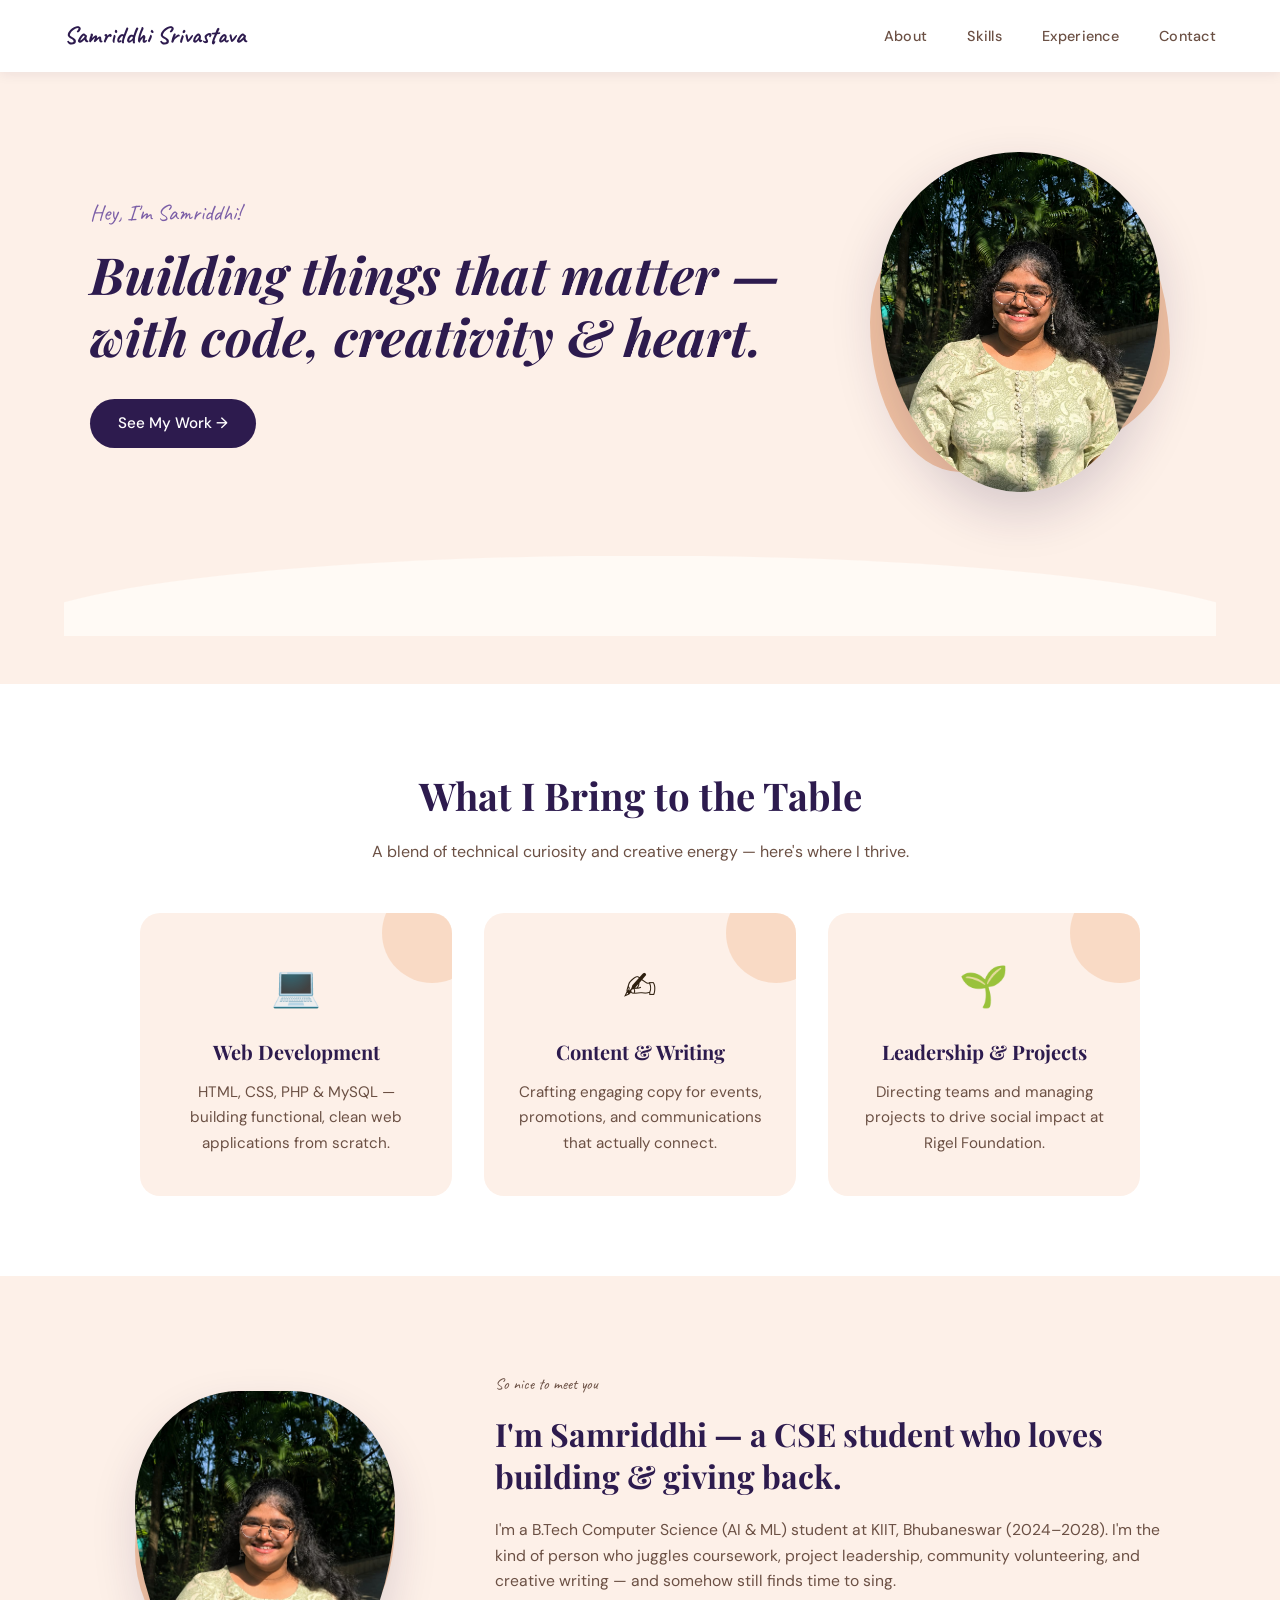
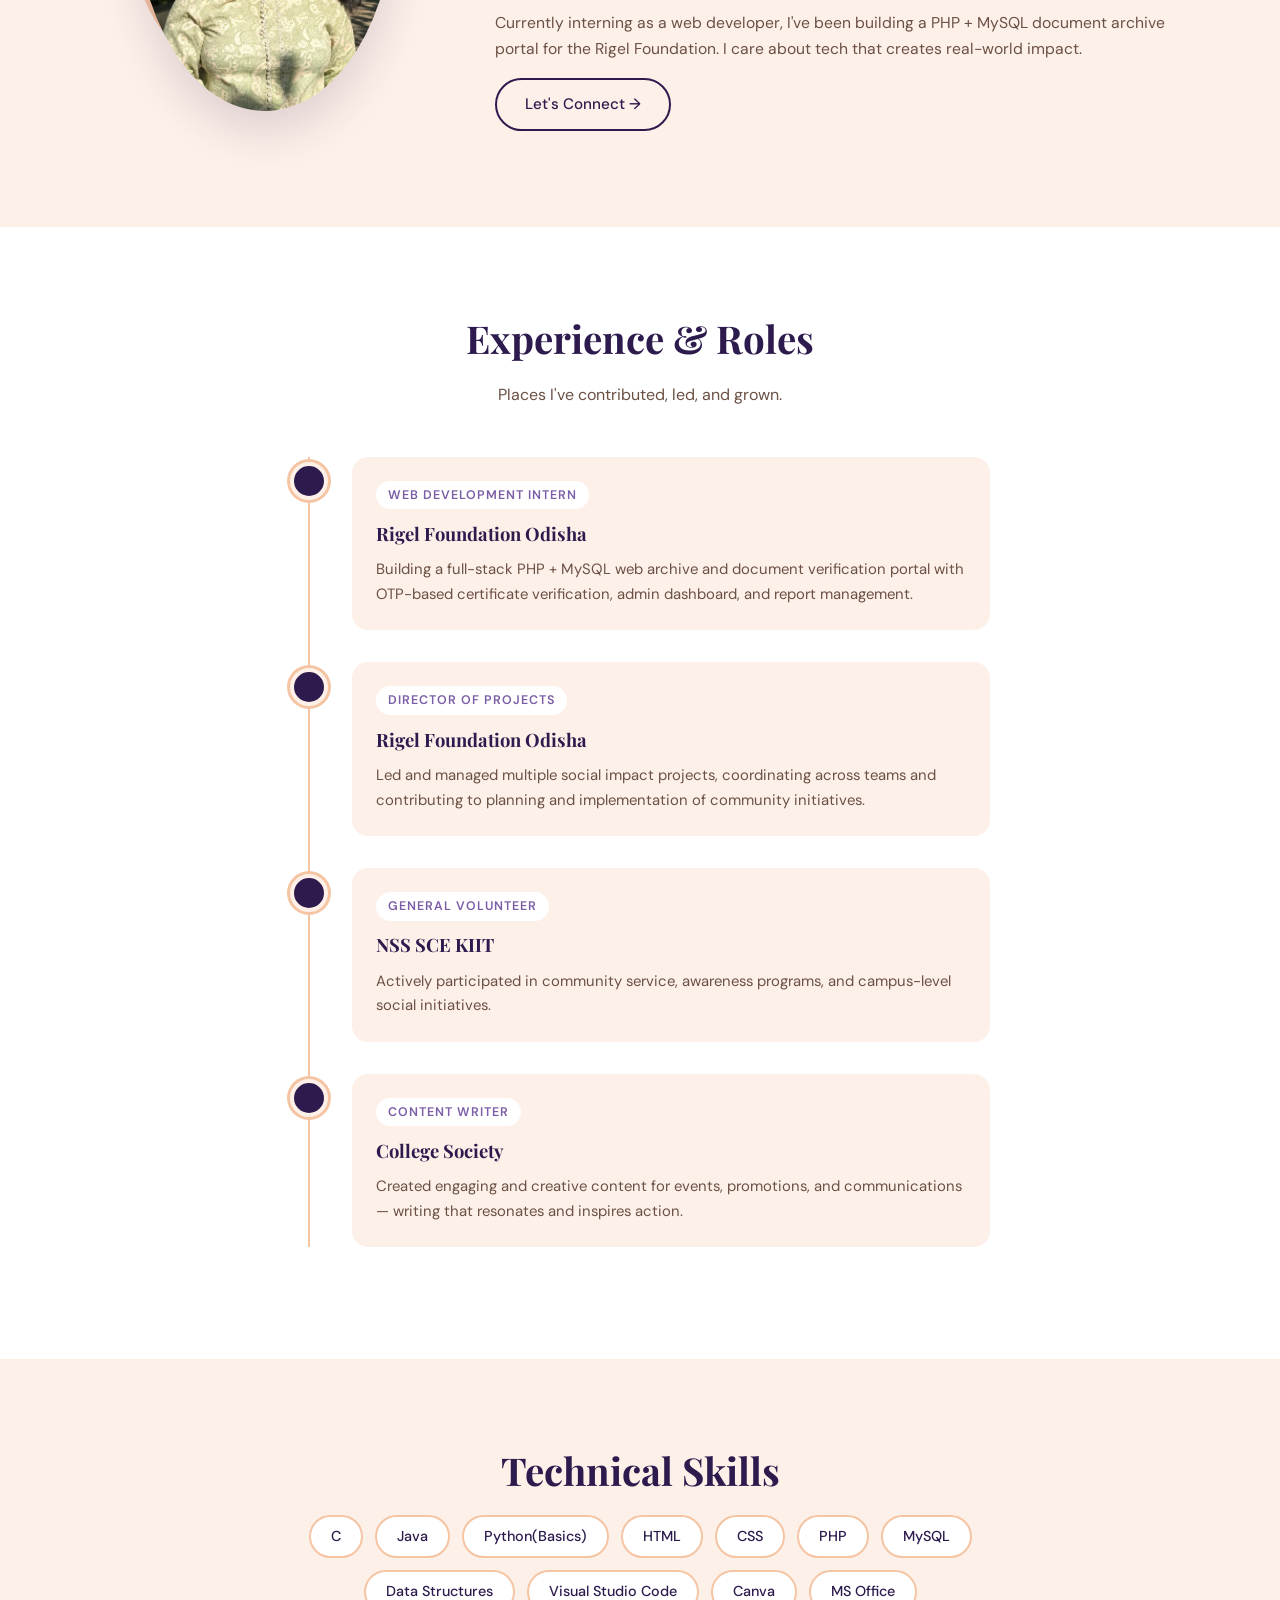
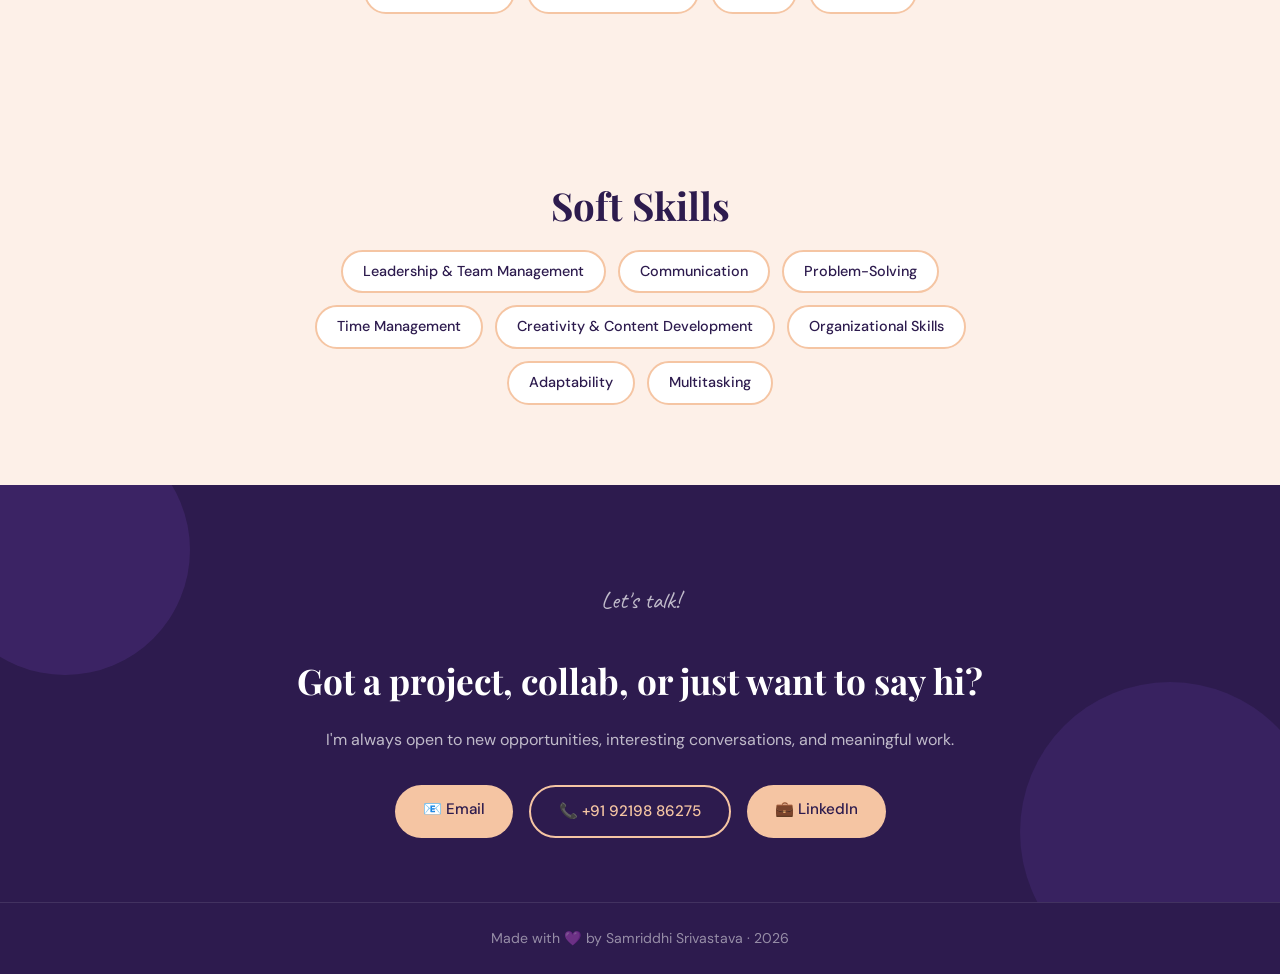
<file: index.html>
<!DOCTYPE html>
<html lang="en">
<head>
  <meta charset="UTF-8" />
  <meta name="viewport" content="width=device-width, initial-scale=1.0" />
  <title>Samriddhi Srivastava — Portfolio</title>
  <link rel="stylesheet" href="style.css" />
  <link href="https://fonts.googleapis.com/css2?family=Playfair+Display:ital,wght@0,400;0,700;1,400&family=DM+Sans:wght@300;400;500&family=Caveat:wght@500;700&display=swap" rel="stylesheet" />
</head>
<body>

  <nav class="nav">
    <div class="nav-logo">Samriddhi Srivastava</div>
    <ul class="nav-links">
      <li><a href="#about">About</a></li>
      <li><a href="#skills">Skills</a></li>
      <li><a href="#work">Experience</a></li>
      <li><a href="#contact">Contact</a></li>
    </ul>
  </nav>

  <section class="hero">
    <div class="hero-wave-top"></div>
    <div class="hero-content">
      <div class="hero-text">
        <p class="hero-eyebrow">Hey, I'm Samriddhi!</p>
        <h1 class="hero-headline">Building things that matter — with code, creativity & heart.</h1>
        <a href="#work" class="btn-primary">See My Work →</a>
      </div>
      <div class="hero-photo-wrap">
        <div class="hero-blob"></div>
        <img src="public/samriddhi.jpg" alt="Samriddhi Srivastava" class="hero-photo" />
      </div>
    </div>
    <div class="hero-wave-bottom"></div>
  </section>

  <section class="services" id="skills">
    <h2 class="section-title">What I Bring to the Table</h2>
    <p class="section-sub">A blend of technical curiosity and creative energy — here's where I thrive.</p>
    <div class="cards">
      <div class="card">
        <div class="card-icon">💻</div>
        <h3>Web Development</h3>
        <p>HTML, CSS, PHP & MySQL — building functional, clean web applications from scratch.</p>
      </div>
      <div class="card">
        <div class="card-icon">✍️</div>
        <h3>Content & Writing</h3>
        <p>Crafting engaging copy for events, promotions, and communications that actually connect.</p>
      </div>
      <div class="card">
        <div class="card-icon">🌱</div>
        <h3>Leadership & Projects</h3>
        <p>Directing teams and managing projects to drive social impact at Rigel Foundation.</p>
      </div>
    </div>
  </section>

  <section class="about" id="about">
    <div class="about-inner">
      <div class="about-img-wrap">
        <img src="public/samriddhi.jpg" alt="Samriddhi" class="about-img" />
        <div class="about-blob-deco"></div>
      </div>
      <div class="about-text">
        <p class="about-eyebrow">So nice to meet you</p>
        <h2>I'm Samriddhi — a CSE student who loves building & giving back.</h2>
        <p>I'm a B.Tech Computer Science (AI & ML) student at KIIT, Bhubaneswar (2024–2028). I'm the kind of person who juggles coursework, project leadership, community volunteering, and creative writing — and somehow still finds time to sing.</p>
        <p>Currently interning as a web developer, I've been building a PHP + MySQL document archive portal for the Rigel Foundation. I care about tech that creates real-world impact.</p>
        <a href="https://mail.google.com/mail/?view=cm&to=samridhi.sri.7@gmail.com" target="_blank" class="btn-secondary">Let's Connect →</a>
      </div>
    </div>
  </section>

  <section class="work" id="work">
    <h2 class="section-title">Experience & Roles</h2>
    <p class="section-sub">Places I've contributed, led, and grown.</p>
    <div class="timeline">

      <div class="tl-item">
        <div class="tl-dot"></div>
        <div class="tl-card">
          <span class="tl-tag">Web Development Intern</span>
          <h3>Rigel Foundation Odisha</h3>
          <p>Building a full-stack PHP + MySQL web archive and document verification portal with OTP-based certificate verification, admin dashboard, and report management.</p>
        </div>
      </div>

      <div class="tl-item">
        <div class="tl-dot"></div>
        <div class="tl-card">
          <span class="tl-tag">Director of Projects</span>
          <h3>Rigel Foundation Odisha</h3>
          <p>Led and managed multiple social impact projects, coordinating across teams and contributing to planning and implementation of community initiatives.</p>
        </div>
      </div>

      <div class="tl-item">
        <div class="tl-dot"></div>
        <div class="tl-card">
          <span class="tl-tag">General Volunteer</span>
          <h3>NSS SCE KIIT</h3>
          <p>Actively participated in community service, awareness programs, and campus-level social initiatives.</p>
        </div>
      </div>

      <div class="tl-item">
        <div class="tl-dot"></div>
        <div class="tl-card">
          <span class="tl-tag">Content Writer</span>
          <h3>College Society</h3>
          <p>Created engaging and creative content for events, promotions, and communications — writing that resonates and inspires action.</p>
        </div>
      </div>

    </div>
  </section>

  <section class="skillgrid">
    <h2 class="section-title">Technical Skills</h2>
    <div class="skill-pills">
      <span class="pill">C</span>
      <span class="pill">Java</span>
      <span class="pill">Python(Basics)</span>
      <span class="pill">HTML</span>
      <span class="pill">CSS</span>
      <span class="pill">PHP</span>
      <span class="pill">MySQL</span>
      <span class="pill">Data Structures</span>
      <span class="pill">Visual Studio Code</span>
      <span class="pill">Canva</span>
      <span class="pill">MS Office</span>
    </div>
  </section>

  <section class="skillgrid">
    <h2 class="section-title">Soft Skills</h2>
    <div class="skill-pills">
      <span class="pill">Leadership & Team Management</span>
      <span class="pill">Communication</span>
      <span class="pill">Problem-Solving</span>
      <span class="pill">Time Management</span>
      <span class="pill">Creativity & Content Development</span>
      <span class="pill">Organizational Skills</span>
      <span class="pill">Adaptability</span>
      <span class="pill">Multitasking</span>
    </div>
  </section>

  <section class="contact" id="contact">
    <div class="contact-inner">
      <p class="contact-eyebrow">Let's talk!</p>
      <h2>Got a project, collab, or just want to say hi?</h2>
      <p>I'm always open to new opportunities, interesting conversations, and meaningful work.</p>
      <div class="contact-links">
        <a href="https://mail.google.com/mail/?view=cm&to=samridhi.sri.7@gmail.com" target="_blank" class="btn-primary">📧 Email</a>
        <a href="tel:+919219886275" class="btn-secondary">📞 +91 92198 86275</a>
        <a href="https://www.linkedin.com/in/samriddhi-srivastava-b7851040a" target="_blank" class="btn-primary">💼 LinkedIn</a>
      </div>
    </div>
  </section>

  <footer class="footer">
    <p>Made with 💜 by Samriddhi Srivastava · 2026</p>
  </footer>

  <script src="script.js"></script>
</body>
</html>
</file>
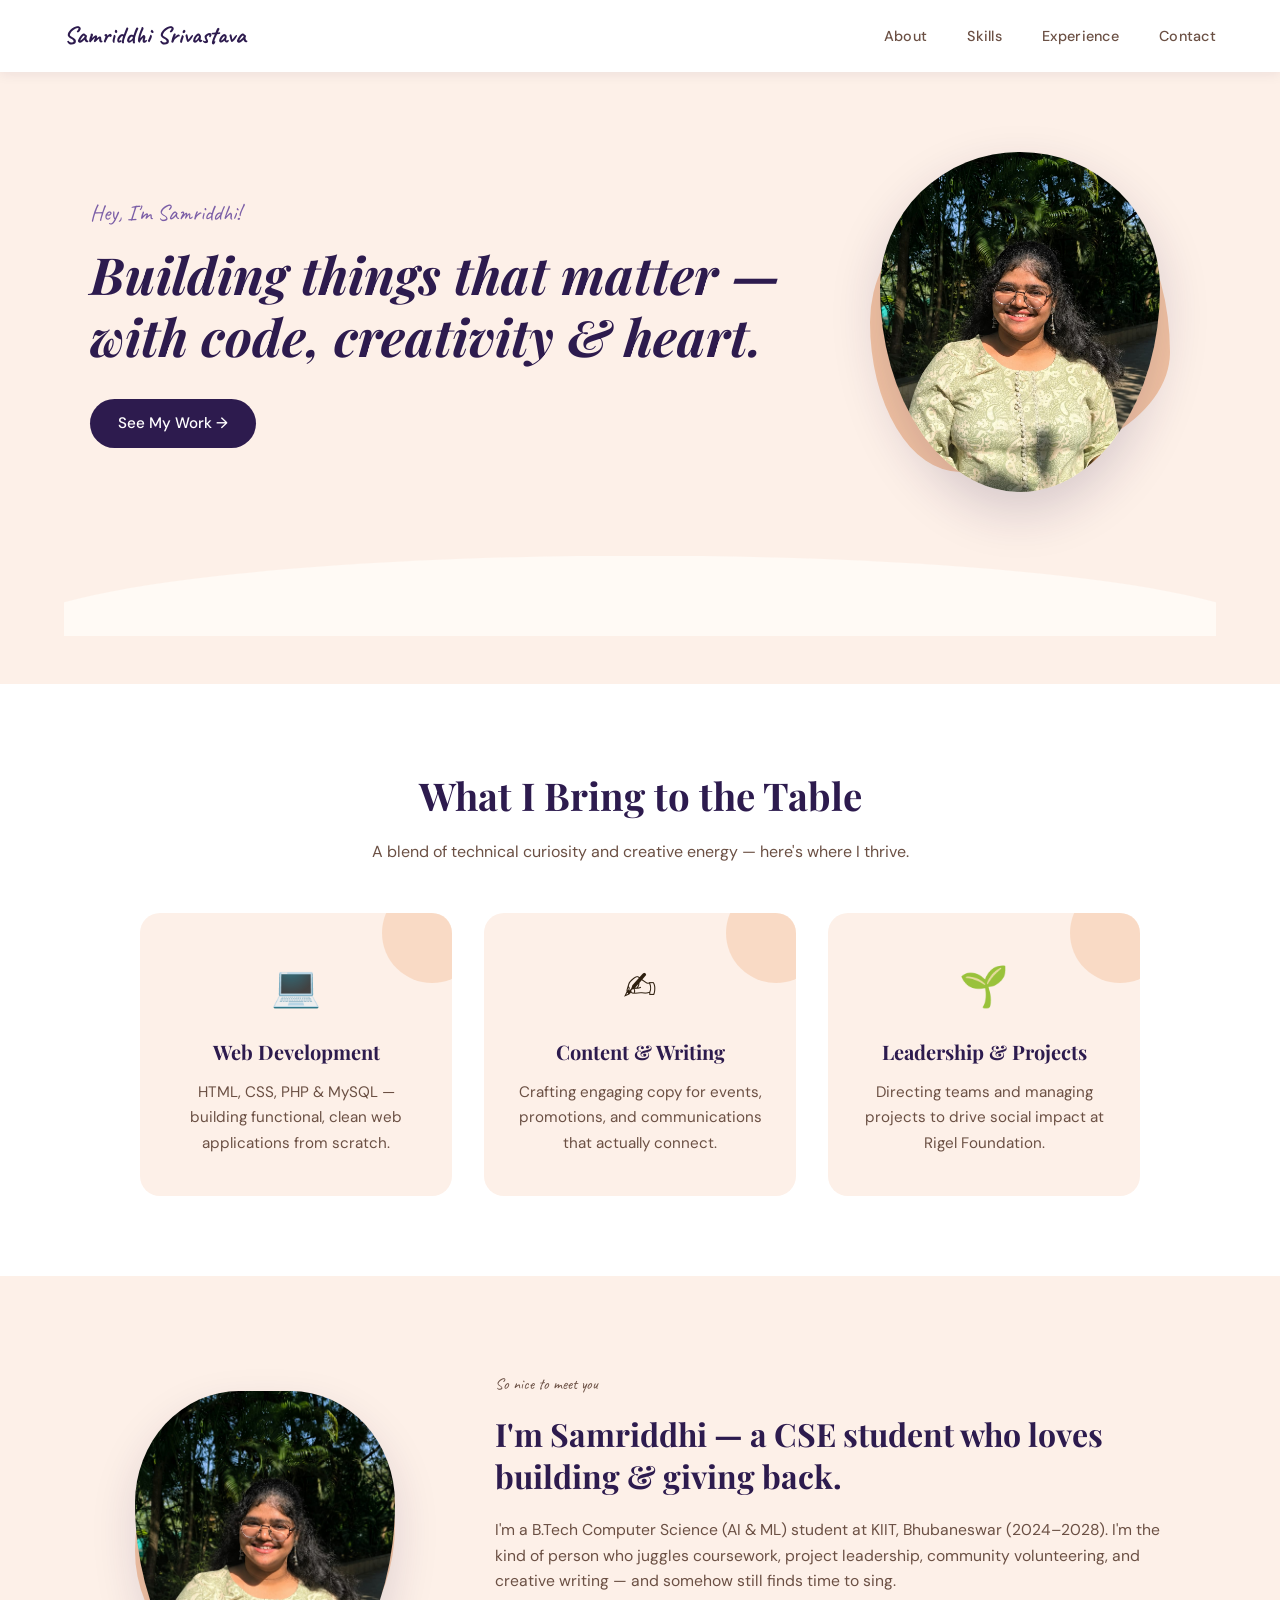
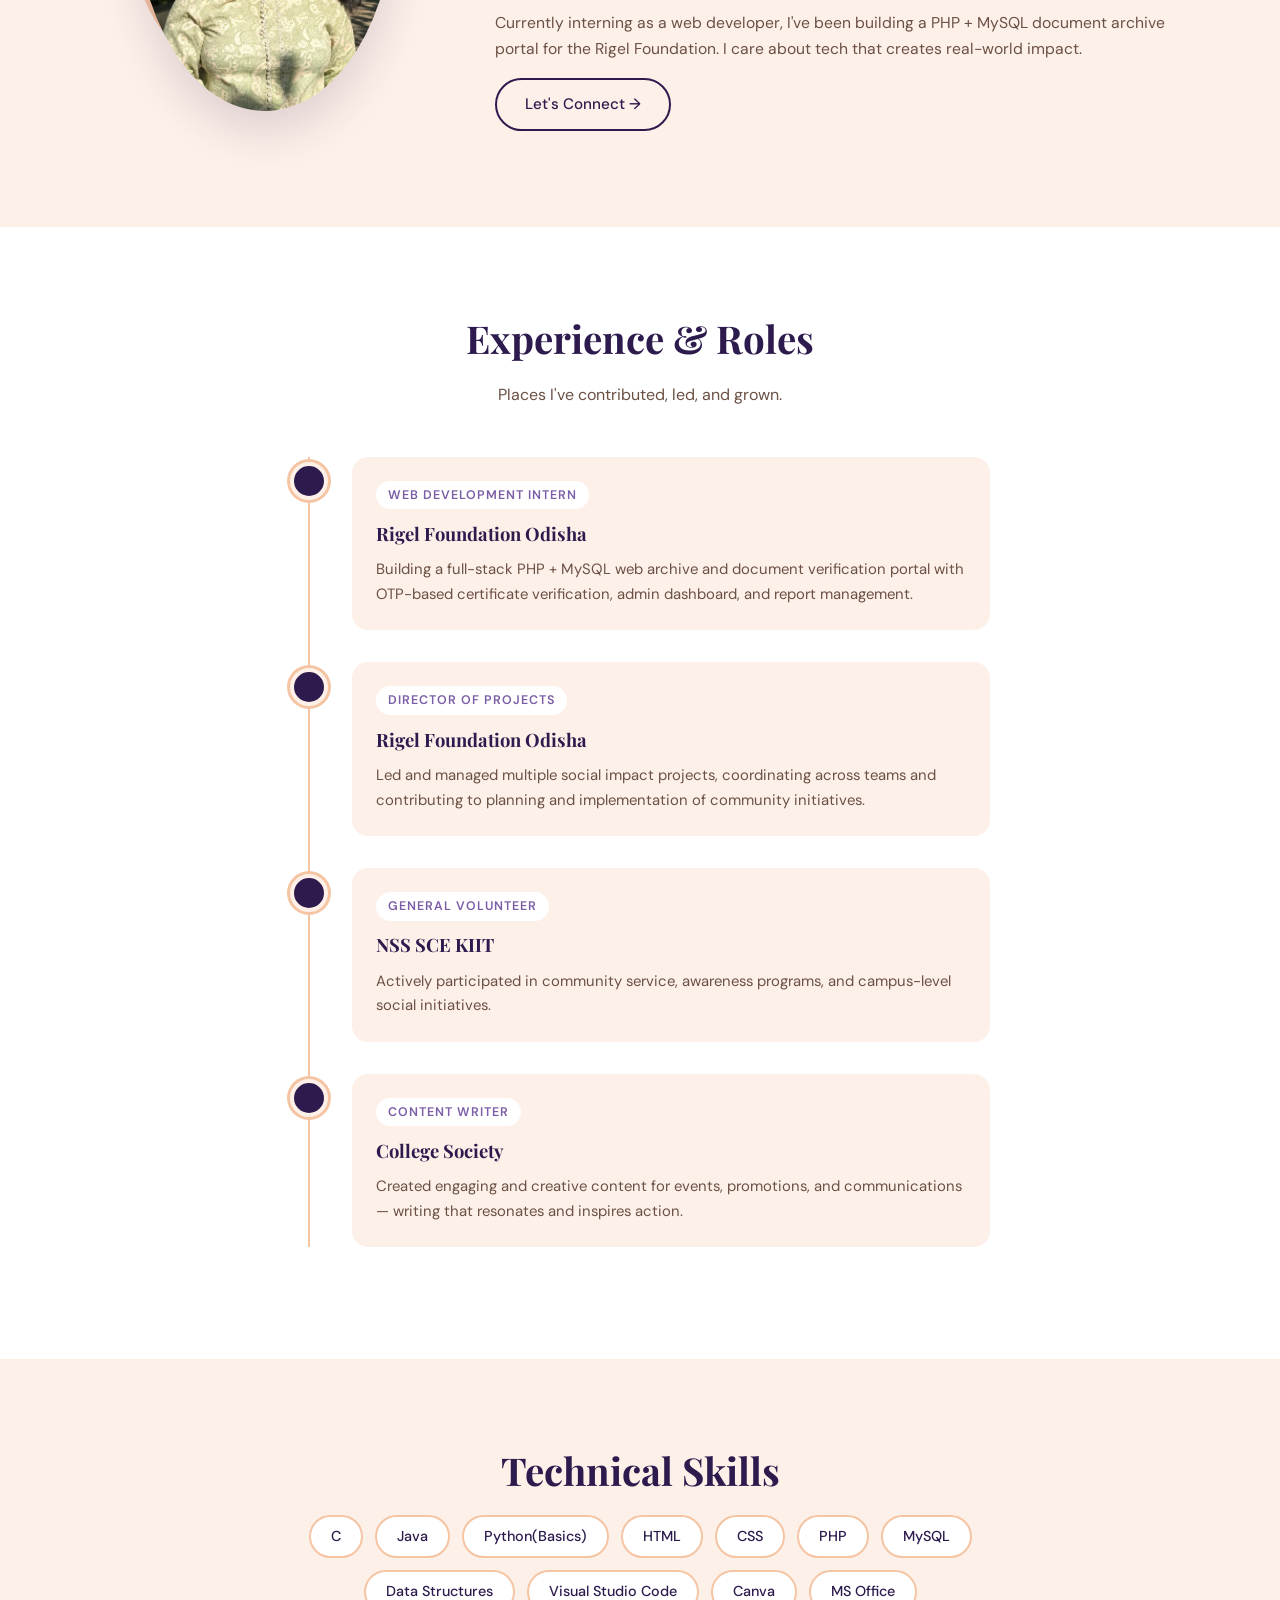
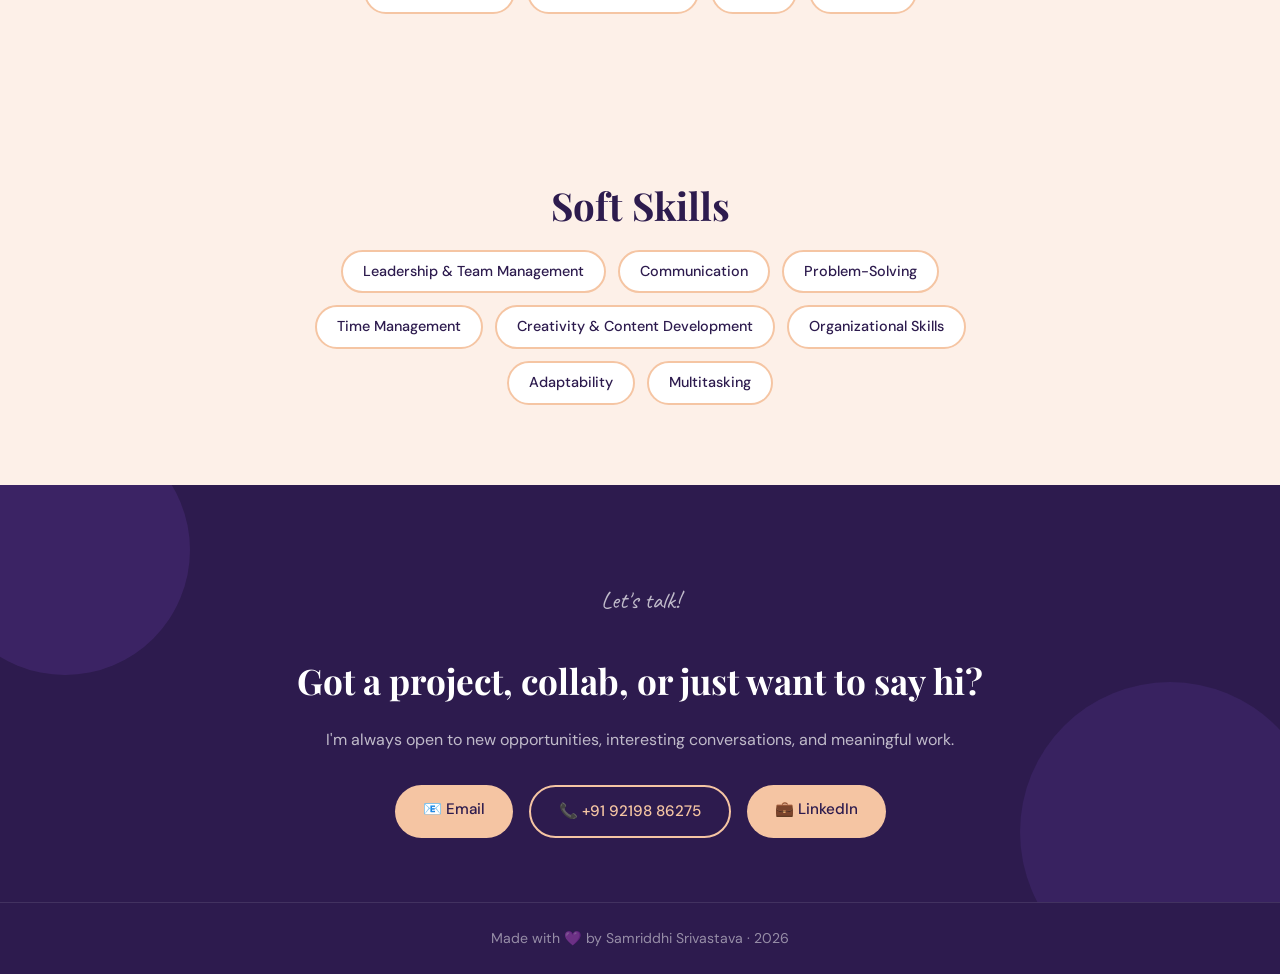
<file: public/index.html>
<!DOCTYPE html>
<html lang="en">
<head>
  <meta charset="UTF-8" />
  <meta name="viewport" content="width=device-width, initial-scale=1.0" />
  <title>Samriddhi Srivastava — Portfolio</title>
  <link rel="stylesheet" href="style.css" />
  <link href="https://fonts.googleapis.com/css2?family=Playfair+Display:ital,wght@0,400;0,700;1,400&family=DM+Sans:wght@300;400;500&family=Caveat:wght@500;700&display=swap" rel="stylesheet" />
</head>
<body>

  <nav class="nav">
    <div class="nav-logo">Samriddhi Srivastava</div>
    <ul class="nav-links">
      <li><a href="#about">About</a></li>
      <li><a href="#skills">Skills</a></li>
      <li><a href="#work">Experience</a></li>
      <li><a href="#contact">Contact</a></li>
    </ul>
  </nav>

  <section class="hero">
    <div class="hero-wave-top"></div>
    <div class="hero-content">
      <div class="hero-text">
        <p class="hero-eyebrow">Hey, I'm Samriddhi!</p>
        <h1 class="hero-headline">Building things that matter — with code, creativity & heart.</h1>
        <a href="#work" class="btn-primary">See My Work →</a>
      </div>
      <div class="hero-photo-wrap">
        <div class="hero-blob"></div>
        <img src="samriddhi.jpg" alt="Samriddhi Srivastava" class="hero-photo" />
      </div>
    </div>
    <div class="hero-wave-bottom"></div>
  </section>

  <section class="services" id="skills">
    <h2 class="section-title">What I Bring to the Table</h2>
    <p class="section-sub">A blend of technical curiosity and creative energy — here's where I thrive.</p>
    <div class="cards">
      <div class="card">
        <div class="card-icon">💻</div>
        <h3>Web Development</h3>
        <p>HTML, CSS, PHP & MySQL — building functional, clean web applications from scratch.</p>
      </div>
      <div class="card">
        <div class="card-icon">✍️</div>
        <h3>Content & Writing</h3>
        <p>Crafting engaging copy for events, promotions, and communications that actually connect.</p>
      </div>
      <div class="card">
        <div class="card-icon">🌱</div>
        <h3>Leadership & Projects</h3>
        <p>Directing teams and managing projects to drive social impact at Rigel Foundation.</p>
      </div>
    </div>
  </section>

  <section class="about" id="about">
    <div class="about-inner">
      <div class="about-img-wrap">
        <img src="samriddhi.jpg" alt="Samriddhi" class="about-img" />
        <div class="about-blob-deco"></div>
      </div>
      <div class="about-text">
        <p class="about-eyebrow">So nice to meet you</p>
        <h2>I'm Samriddhi — a CSE student who loves building & giving back.</h2>
        <p>I'm a B.Tech Computer Science (AI & ML) student at KIIT, Bhubaneswar (2024–2028). I'm the kind of person who juggles coursework, project leadership, community volunteering, and creative writing — and somehow still finds time to sing.</p>
        <p>Currently interning as a web developer, I've been building a PHP + MySQL document archive portal for the Rigel Foundation. I care about tech that creates real-world impact.</p>
        <a href="https://mail.google.com/mail/?view=cm&to=samridhi.sri.7@gmail.com" target="_blank" class="btn-secondary">Let's Connect →</a>
      </div>
    </div>
  </section>

  <section class="work" id="work">
    <h2 class="section-title">Experience & Roles</h2>
    <p class="section-sub">Places I've contributed, led, and grown.</p>
    <div class="timeline">

      <div class="tl-item">
        <div class="tl-dot"></div>
        <div class="tl-card">
          <span class="tl-tag">Web Development Intern</span>
          <h3>Rigel Foundation Odisha</h3>
          <p>Building a full-stack PHP + MySQL web archive and document verification portal with OTP-based certificate verification, admin dashboard, and report management.</p>
        </div>
      </div>

      <div class="tl-item">
        <div class="tl-dot"></div>
        <div class="tl-card">
          <span class="tl-tag">Director of Projects</span>
          <h3>Rigel Foundation Odisha</h3>
          <p>Led and managed multiple social impact projects, coordinating across teams and contributing to planning and implementation of community initiatives.</p>
        </div>
      </div>

      <div class="tl-item">
        <div class="tl-dot"></div>
        <div class="tl-card">
          <span class="tl-tag">General Volunteer</span>
          <h3>NSS SCE KIIT</h3>
          <p>Actively participated in community service, awareness programs, and campus-level social initiatives.</p>
        </div>
      </div>

      <div class="tl-item">
        <div class="tl-dot"></div>
        <div class="tl-card">
          <span class="tl-tag">Content Writer</span>
          <h3>College Society</h3>
          <p>Created engaging and creative content for events, promotions, and communications — writing that resonates and inspires action.</p>
        </div>
      </div>

    </div>
  </section>

  <section class="skillgrid">
    <h2 class="section-title">Technical Skills</h2>
    <div class="skill-pills">
      <span class="pill">C</span>
      <span class="pill">Java</span>
      <span class="pill">Python(Basics)</span>
      <span class="pill">HTML</span>
      <span class="pill">CSS</span>
      <span class="pill">PHP</span>
      <span class="pill">MySQL</span>
      <span class="pill">Data Structures</span>
      <span class="pill">Visual Studio Code</span>
      <span class="pill">Canva</span>
      <span class="pill">MS Office</span>
    </div>
  </section>

  <section class="skillgrid">
    <h2 class="section-title">Soft Skills</h2>
    <div class="skill-pills">
      <span class="pill">Leadership & Team Management</span>
      <span class="pill">Communication</span>
      <span class="pill">Problem-Solving</span>
      <span class="pill">Time Management</span>
      <span class="pill">Creativity & Content Development</span>
      <span class="pill">Organizational Skills</span>
      <span class="pill">Adaptability</span>
      <span class="pill">Multitasking</span>
    </div>
  </section>

  <section class="contact" id="contact">
    <div class="contact-inner">
      <p class="contact-eyebrow">Let's talk!</p>
      <h2>Got a project, collab, or just want to say hi?</h2>
      <p>I'm always open to new opportunities, interesting conversations, and meaningful work.</p>
      <div class="contact-links">
        <a href="https://mail.google.com/mail/?view=cm&to=samridhi.sri.7@gmail.com" target="_blank" class="btn-primary">📧 Email</a>
        <a href="tel:+919219886275" class="btn-secondary">📞 +91 92198 86275</a>
        <a href="https://www.linkedin.com/in/samriddhi-srivastava-b7851040a" target="_blank" class="btn-primary">💼 LinkedIn</a>
      </div>
    </div>
  </section>

  <footer class="footer">
    <p>Made with 💜 by Samriddhi Srivastava · 2026</p>
  </footer>

  <script src="script.js"></script>
</body>
</html>
</file>
<file: style.css>
*, *::before, *::after { box-sizing: border-box; margin: 0; padding: 0; }

:root {
  --peach: #f5c5a3;
  --peach-light: #fdf0e8;
  --peach-mid: #f0b48a;
  --purple: #2d1b4e;
  --purple-mid: #4a2d7a;
  --purple-light: #7b5ea7;
  --cream: #fffaf5;
  --text: #2e1f0f;
  --text-light: #6b5044;
  --white: #ffffff;

  --font-display: 'Playfair Display', Georgia, serif;
  --font-body: 'DM Sans', system-ui, sans-serif;
  --font-hand: 'Caveat', cursive;
}

html { scroll-behavior: smooth; }

body {
  font-family: var(--font-body);
  background: var(--cream);
  color: var(--text);
  line-height: 1.65;
  overflow-x: hidden;
}

img { max-width: 100%; display: block; }
a { text-decoration: none; }

.btn-primary {
  display: inline-block;
  background: var(--purple);
  color: var(--white);
  padding: 0.75rem 1.75rem;
  border-radius: 50px;
  font-family: var(--font-body);
  font-weight: 500;
  font-size: 0.95rem;
  transition: background 0.2s, transform 0.2s;
}
.btn-primary:hover { background: var(--purple-mid); transform: translateY(-2px); }

.btn-secondary {
  display: inline-block;
  background: transparent;
  color: var(--purple);
  padding: 0.75rem 1.75rem;
  border-radius: 50px;
  border: 2px solid var(--purple);
  font-family: var(--font-body);
  font-weight: 500;
  font-size: 0.95rem;
  transition: all 0.2s;
}
.btn-secondary:hover { background: var(--purple); color: var(--white); transform: translateY(-2px); }

.nav {
  position: sticky;
  top: 0;
  z-index: 100;
  display: flex;
  justify-content: space-between;
  align-items: center;
  padding: 1rem 5%;
  background: var(--white);
  box-shadow: 0 2px 12px rgba(45,27,78,0.08);
}
.nav-logo {
  font-family: var(--font-hand);
  font-size: 1.5rem;
  color: var(--purple);
  font-weight: 700;
}
.nav-links {
  list-style: none;
  display: flex;
  gap: 2.5rem;
}
.nav-links a {
  font-size: 0.9rem;
  color: var(--text-light);
  font-weight: 500;
  letter-spacing: 0.02em;
  transition: color 0.2s;
}
.nav-links a:hover { color: var(--purple); }

.hero {
  background: var(--peach-light);
  position: relative;
  padding: 5rem 5% 3rem;
  overflow: hidden;
}

.hero-content {
  display: flex;
  align-items: center;
  gap: 4rem;
  max-width: 1100px;
  margin: 0 auto;
}

.hero-text { flex: 1; }

.hero-eyebrow {
  font-family: var(--font-hand);
  font-size: 1.4rem;
  color: var(--purple-light);
  margin-bottom: 0.75rem;
}

.hero-headline {
  font-family: var(--font-display);
  font-size: clamp(2rem, 4vw, 3.2rem);
  color: var(--purple);
  line-height: 1.2;
  margin-bottom: 2rem;
  font-style: italic;
}

.hero-photo-wrap {
  flex: 0 0 340px;
  position: relative;
  display: flex;
  justify-content: center;
}

.hero-blob {
  position: absolute;
  width: 300px;
  height: 300px;
  background: var(--peach);
  border-radius: 60% 40% 70% 30% / 50% 60% 40% 50%;
  top: 50%;
  left: 50%;
  transform: translate(-50%, -50%);
  z-index: 0;
  animation: blobmorphhero 8s ease-in-out infinite;
}

@keyframes blobmorphhero {
  0%, 100% { border-radius: 60% 40% 70% 30% / 50% 60% 40% 50%; }
  50% { border-radius: 40% 60% 30% 70% / 60% 40% 60% 40%; }
}

.hero-photo {
    width: 280px;
    height: 340px;
    object-fit: cover;
    object-position: center 15%;
    border-radius: 50% 50% 50% 50% / 40% 40% 60% 60%; 
    position: relative;
    z-index: 1;
    box-shadow: 0 20px 50px rgba(45, 27, 78, 0.18);
}

.hero-wave-bottom {
  margin-top: 4rem;
  height: 80px;
  background: var(--cream);
  clip-path: ellipse(55% 100% at 50% 100%);
}

.section-title {
  font-family: var(--font-display);
  font-size: clamp(1.6rem, 3vw, 2.4rem);
  color: var(--purple);
  text-align: center;
  margin-bottom: 0.75rem;
}
.section-sub {
  text-align: center;
  color: var(--text-light);
  font-size: 1rem;
  margin-bottom: 3rem;
  max-width: 540px;
  margin-left: auto;
  margin-right: auto;
}

.services {
  padding: 5rem 5%;
  background: var(--white);
}

.cards {
  display: grid;
  grid-template-columns: repeat(auto-fit, minmax(260px, 1fr));
  gap: 2rem;
  max-width: 1000px;
  margin: 0 auto;
}

.card {
  background: var(--peach-light);
  border-radius: 20px;
  padding: 2.5rem 2rem;
  text-align: center;
  transition: transform 0.25s, box-shadow 0.25s;
  position: relative;
  overflow: hidden;
}

.card::before {
  content: '';
  position: absolute;
  top: -30px; right: -30px;
  width: 100px; height: 100px;
  background: var(--peach);
  border-radius: 50%;
  opacity: 0.5;
}
.card:hover { transform: translateY(-6px); box-shadow: 0 16px 40px rgba(245,197,163,0.5); }

.card-icon { font-size: 2.5rem; margin-bottom: 1rem; }

.card h3 {
  font-family: var(--font-display);
  font-size: 1.25rem;
  color: var(--purple);
  margin-bottom: 0.75rem;
}

.card p { color: var(--text-light); font-size: 0.95rem; }

.about {
  background: var(--peach-light);
  padding: 6rem 5%;
}

.about-inner {
  display: flex;
  align-items: center;
  gap: 5rem;
  max-width: 1050px;
  margin: 0 auto;
}

.about-img-wrap {
  flex: 0 0 300px;
  position: relative;
}

.about-blob-deco {
  position: absolute;
  width: 260px;
  height: 260px;
  background: var(--peach);
  border-radius: 40% 60% 50% 50% / 50% 40% 60% 50%;
  top: 50%;
  left: 50%;
  transform: translate(-50%, -50%);
  z-index: 0;
}

.about-img {
  width: 260px;
  height: 320px;
  object-fit: cover;
  object-position: top;
  border-radius: 40% 40% 50% 50% / 35% 35% 65% 65%;
  position: relative;
  z-index: 1;
  box-shadow: 0 20px 45px rgba(45,27,78,0.15);
  margin: 0 auto;
}

.about-text { flex: 1; }

.about-eyebrow {
  font-family: var(--font-hand);
  font-size: 1.3rem;
  color: var(--purple-light);
  margin-bottom: 0.5rem;
  display: block;
}

.about-text h2 {
  font-family: var(--font-display);
  font-size: clamp(1.4rem, 2.5vw, 2rem);
  color: var(--purple);
  margin-bottom: 1.25rem;
  line-height: 1.3;
}

.about-text p {
  color: var(--text-light);
  margin-bottom: 1rem;
  font-size: 0.98rem;
}

.work {
  padding: 5rem 5%;
  background: var(--white);
}

.timeline {
  max-width: 700px;
  margin: 0 auto;
  position: relative;
}

.timeline::before {
  content: '';
  position: absolute;
  left: 18px;
  top: 0; bottom: 0;
  width: 2px;
  background: var(--peach);
}

.tl-item {
  display: flex;
  gap: 1.5rem;
  margin-bottom: 2rem;
  position: relative;
}

.tl-dot {
  flex: 0 0 38px;
  height: 38px;
  border-radius: 50%;
  background: var(--purple);
  border: 4px solid var(--peach-light);
  box-shadow: 0 0 0 3px var(--peach);
  z-index: 1;
  margin-top: 0.35rem;
}

.tl-card {
  background: var(--peach-light);
  border-radius: 16px;
  padding: 1.5rem;
  flex: 1;
  transition: transform 0.2s;
}
.tl-card:hover { transform: translateX(4px); }

.tl-tag {
  font-size: 0.78rem;
  font-weight: 600;
  letter-spacing: 0.08em;
  text-transform: uppercase;
  color: var(--purple-light);
  background: var(--white);
  padding: 0.25rem 0.75rem;
  border-radius: 20px;
  display: inline-block;
  margin-bottom: 0.6rem;
}

.tl-card h3 {
  font-family: var(--font-display);
  font-size: 1.15rem;
  color: var(--purple);
  margin-bottom: 0.5rem;
}

.tl-card p { color: var(--text-light); font-size: 0.93rem; }

.skillgrid {
  background: var(--peach-light);
  padding: 5rem 5%;
  text-align: center;
}

.skill-pills {
  display: flex;
  flex-wrap: wrap;
  gap: 0.75rem;
  justify-content: center;
  max-width: 700px;
  margin: 0 auto;
}

.pill {
  background: var(--white);
  color: var(--purple);
  border: 2px solid var(--peach);
  border-radius: 50px;
  padding: 0.5rem 1.25rem;
  font-size: 0.9rem;
  font-weight: 500;
  transition: all 0.2s;
}

.pill:hover {
  background: var(--purple);
  color: var(--white);
  border-color: var(--purple);
  transform: translateY(-2px);
}

.contact {
  background: var(--purple);
  padding: 6rem 5% 4rem;
  text-align: center;
  position: relative;
  overflow: hidden;
}

.contact::before {
  content: '';
  position: absolute;
  top: -60px; left: -60px;
  width: 250px; height: 250px;
  background: var(--purple-mid);
  border-radius: 50%;
  opacity: 0.5;
}

.contact::after {
  content: '';
  position: absolute;
  bottom: -80px; right: -40px;
  width: 300px; height: 300px;
  background: var(--purple-mid);
  border-radius: 50%;
  opacity: 0.4;
}

.contact-inner { position: relative; z-index: 1; }

.contact-eyebrow {
  font-family: var(--font-hand);
  font-size: 1.5rem;
  color: var(--peach);
  margin-bottom: 0.5rem;
}

.contact h2 {
  font-family: var(--font-display);
  font-size: clamp(1.5rem, 3vw, 2.2rem);
  color: var(--white);
  margin-bottom: 1rem;
}

.contact p { color: rgba(255,255,255,0.7); margin-bottom: 2rem; }

.contact-links {
  display: flex;
  gap: 1rem;
  justify-content: center;
  flex-wrap: wrap;
}

.contact .btn-primary {
  background: var(--peach);
  color: var(--purple);
}
.contact .btn-primary:hover { background: var(--white); }

.contact .btn-secondary {
  border-color: var(--peach);
  color: var(--peach);
}
.contact .btn-secondary:hover { background: var(--peach); color: var(--purple); }

.footer {
  background: var(--purple);
  padding: 1.5rem;
  text-align: center;
  border-top: 1px solid rgba(255,255,255,0.1);
}

.footer p {
  color: rgba(255,255,255,0.5);
  font-size: 0.88rem;
}

@media (max-width: 768px) {
  .hero-content { flex-direction: column-reverse; gap: 2rem; text-align: center; }
  .hero-photo-wrap { flex: unset; }
  .about-inner { flex-direction: column; gap: 2rem; text-align: center; }
  .about-img-wrap { margin: 0 auto; }
  .nav-links { gap: 1.25rem; }
  .timeline::before { left: 14px; }
  .tl-dot { flex: 0 0 30px; height: 30px; }
}

@media (max-width: 500px) {
  .nav-links { display: none; }
  .hero-photo { width: 220px; height: 270px; }
  .hero-blob { width: 240px; height: 240px; }
}
</file>
<file: public/style.css>
*, *::before, *::after { box-sizing: border-box; margin: 0; padding: 0; }

:root {
  --peach: #f5c5a3;
  --peach-light: #fdf0e8;
  --peach-mid: #f0b48a;
  --purple: #2d1b4e;
  --purple-mid: #4a2d7a;
  --purple-light: #7b5ea7;
  --cream: #fffaf5;
  --text: #2e1f0f;
  --text-light: #6b5044;
  --white: #ffffff;

  --font-display: 'Playfair Display', Georgia, serif;
  --font-body: 'DM Sans', system-ui, sans-serif;
  --font-hand: 'Caveat', cursive;
}

html { scroll-behavior: smooth; }

body {
  font-family: var(--font-body);
  background: var(--cream);
  color: var(--text);
  line-height: 1.65;
  overflow-x: hidden;
}

img { max-width: 100%; display: block; }
a { text-decoration: none; }

.btn-primary {
  display: inline-block;
  background: var(--purple);
  color: var(--white);
  padding: 0.75rem 1.75rem;
  border-radius: 50px;
  font-family: var(--font-body);
  font-weight: 500;
  font-size: 0.95rem;
  transition: background 0.2s, transform 0.2s;
}
.btn-primary:hover { background: var(--purple-mid); transform: translateY(-2px); }

.btn-secondary {
  display: inline-block;
  background: transparent;
  color: var(--purple);
  padding: 0.75rem 1.75rem;
  border-radius: 50px;
  border: 2px solid var(--purple);
  font-family: var(--font-body);
  font-weight: 500;
  font-size: 0.95rem;
  transition: all 0.2s;
}
.btn-secondary:hover { background: var(--purple); color: var(--white); transform: translateY(-2px); }

.nav {
  position: sticky;
  top: 0;
  z-index: 100;
  display: flex;
  justify-content: space-between;
  align-items: center;
  padding: 1rem 5%;
  background: var(--white);
  box-shadow: 0 2px 12px rgba(45,27,78,0.08);
}
.nav-logo {
  font-family: var(--font-hand);
  font-size: 1.5rem;
  color: var(--purple);
  font-weight: 700;
}
.nav-links {
  list-style: none;
  display: flex;
  gap: 2.5rem;
}
.nav-links a {
  font-size: 0.9rem;
  color: var(--text-light);
  font-weight: 500;
  letter-spacing: 0.02em;
  transition: color 0.2s;
}
.nav-links a:hover { color: var(--purple); }

.hero {
  background: var(--peach-light);
  position: relative;
  padding: 5rem 5% 3rem;
  overflow: hidden;
}

.hero-content {
  display: flex;
  align-items: center;
  gap: 4rem;
  max-width: 1100px;
  margin: 0 auto;
}

.hero-text { flex: 1; }

.hero-eyebrow {
  font-family: var(--font-hand);
  font-size: 1.4rem;
  color: var(--purple-light);
  margin-bottom: 0.75rem;
}

.hero-headline {
  font-family: var(--font-display);
  font-size: clamp(2rem, 4vw, 3.2rem);
  color: var(--purple);
  line-height: 1.2;
  margin-bottom: 2rem;
  font-style: italic;
}

.hero-photo-wrap {
  flex: 0 0 340px;
  position: relative;
  display: flex;
  justify-content: center;
}

.hero-blob {
  position: absolute;
  width: 300px;
  height: 300px;
  background: var(--peach);
  border-radius: 60% 40% 70% 30% / 50% 60% 40% 50%;
  top: 50%;
  left: 50%;
  transform: translate(-50%, -50%);
  z-index: 0;
  animation: blobmorphhero 8s ease-in-out infinite;
}

@keyframes blobmorphhero {
  0%, 100% { border-radius: 60% 40% 70% 30% / 50% 60% 40% 50%; }
  50% { border-radius: 40% 60% 30% 70% / 60% 40% 60% 40%; }
}

.hero-photo {
    width: 280px;
    height: 340px;
    object-fit: cover;
    object-position: center 15%;
    border-radius: 50% 50% 50% 50% / 40% 40% 60% 60%; 
    position: relative;
    z-index: 1;
    box-shadow: 0 20px 50px rgba(45, 27, 78, 0.18);
}

.hero-wave-bottom {
  margin-top: 4rem;
  height: 80px;
  background: var(--cream);
  clip-path: ellipse(55% 100% at 50% 100%);
}

.section-title {
  font-family: var(--font-display);
  font-size: clamp(1.6rem, 3vw, 2.4rem);
  color: var(--purple);
  text-align: center;
  margin-bottom: 0.75rem;
}
.section-sub {
  text-align: center;
  color: var(--text-light);
  font-size: 1rem;
  margin-bottom: 3rem;
  max-width: 540px;
  margin-left: auto;
  margin-right: auto;
}

.services {
  padding: 5rem 5%;
  background: var(--white);
}

.cards {
  display: grid;
  grid-template-columns: repeat(auto-fit, minmax(260px, 1fr));
  gap: 2rem;
  max-width: 1000px;
  margin: 0 auto;
}

.card {
  background: var(--peach-light);
  border-radius: 20px;
  padding: 2.5rem 2rem;
  text-align: center;
  transition: transform 0.25s, box-shadow 0.25s;
  position: relative;
  overflow: hidden;
}

.card::before {
  content: '';
  position: absolute;
  top: -30px; right: -30px;
  width: 100px; height: 100px;
  background: var(--peach);
  border-radius: 50%;
  opacity: 0.5;
}
.card:hover { transform: translateY(-6px); box-shadow: 0 16px 40px rgba(245,197,163,0.5); }

.card-icon { font-size: 2.5rem; margin-bottom: 1rem; }

.card h3 {
  font-family: var(--font-display);
  font-size: 1.25rem;
  color: var(--purple);
  margin-bottom: 0.75rem;
}

.card p { color: var(--text-light); font-size: 0.95rem; }

.about {
  background: var(--peach-light);
  padding: 6rem 5%;
}

.about-inner {
  display: flex;
  align-items: center;
  gap: 5rem;
  max-width: 1050px;
  margin: 0 auto;
}

.about-img-wrap {
  flex: 0 0 300px;
  position: relative;
}

.about-blob-deco {
  position: absolute;
  width: 260px;
  height: 260px;
  background: var(--peach);
  border-radius: 40% 60% 50% 50% / 50% 40% 60% 50%;
  top: 50%;
  left: 50%;
  transform: translate(-50%, -50%);
  z-index: 0;
}

.about-img {
  width: 260px;
  height: 320px;
  object-fit: cover;
  object-position: top;
  border-radius: 40% 40% 50% 50% / 35% 35% 65% 65%;
  position: relative;
  z-index: 1;
  box-shadow: 0 20px 45px rgba(45,27,78,0.15);
  margin: 0 auto;
}

.about-text { flex: 1; }

.about-eyebrow {
  font-family: var(--font-hand);
  font-size: 1.3rem;
  color: var(--purple-light);
  margin-bottom: 0.5rem;
  display: block;
}

.about-text h2 {
  font-family: var(--font-display);
  font-size: clamp(1.4rem, 2.5vw, 2rem);
  color: var(--purple);
  margin-bottom: 1.25rem;
  line-height: 1.3;
}

.about-text p {
  color: var(--text-light);
  margin-bottom: 1rem;
  font-size: 0.98rem;
}

.work {
  padding: 5rem 5%;
  background: var(--white);
}

.timeline {
  max-width: 700px;
  margin: 0 auto;
  position: relative;
}

.timeline::before {
  content: '';
  position: absolute;
  left: 18px;
  top: 0; bottom: 0;
  width: 2px;
  background: var(--peach);
}

.tl-item {
  display: flex;
  gap: 1.5rem;
  margin-bottom: 2rem;
  position: relative;
}

.tl-dot {
  flex: 0 0 38px;
  height: 38px;
  border-radius: 50%;
  background: var(--purple);
  border: 4px solid var(--peach-light);
  box-shadow: 0 0 0 3px var(--peach);
  z-index: 1;
  margin-top: 0.35rem;
}

.tl-card {
  background: var(--peach-light);
  border-radius: 16px;
  padding: 1.5rem;
  flex: 1;
  transition: transform 0.2s;
}
.tl-card:hover { transform: translateX(4px); }

.tl-tag {
  font-size: 0.78rem;
  font-weight: 600;
  letter-spacing: 0.08em;
  text-transform: uppercase;
  color: var(--purple-light);
  background: var(--white);
  padding: 0.25rem 0.75rem;
  border-radius: 20px;
  display: inline-block;
  margin-bottom: 0.6rem;
}

.tl-card h3 {
  font-family: var(--font-display);
  font-size: 1.15rem;
  color: var(--purple);
  margin-bottom: 0.5rem;
}

.tl-card p { color: var(--text-light); font-size: 0.93rem; }

.skillgrid {
  background: var(--peach-light);
  padding: 5rem 5%;
  text-align: center;
}

.skill-pills {
  display: flex;
  flex-wrap: wrap;
  gap: 0.75rem;
  justify-content: center;
  max-width: 700px;
  margin: 0 auto;
}

.pill {
  background: var(--white);
  color: var(--purple);
  border: 2px solid var(--peach);
  border-radius: 50px;
  padding: 0.5rem 1.25rem;
  font-size: 0.9rem;
  font-weight: 500;
  transition: all 0.2s;
}

.pill:hover {
  background: var(--purple);
  color: var(--white);
  border-color: var(--purple);
  transform: translateY(-2px);
}

.contact {
  background: var(--purple);
  padding: 6rem 5% 4rem;
  text-align: center;
  position: relative;
  overflow: hidden;
}

.contact::before {
  content: '';
  position: absolute;
  top: -60px; left: -60px;
  width: 250px; height: 250px;
  background: var(--purple-mid);
  border-radius: 50%;
  opacity: 0.5;
}

.contact::after {
  content: '';
  position: absolute;
  bottom: -80px; right: -40px;
  width: 300px; height: 300px;
  background: var(--purple-mid);
  border-radius: 50%;
  opacity: 0.4;
}

.contact-inner { position: relative; z-index: 1; }

.contact-eyebrow {
  font-family: var(--font-hand);
  font-size: 1.5rem;
  color: var(--peach);
  margin-bottom: 0.5rem;
}

.contact h2 {
  font-family: var(--font-display);
  font-size: clamp(1.5rem, 3vw, 2.2rem);
  color: var(--white);
  margin-bottom: 1rem;
}

.contact p { color: rgba(255,255,255,0.7); margin-bottom: 2rem; }

.contact-links {
  display: flex;
  gap: 1rem;
  justify-content: center;
  flex-wrap: wrap;
}

.contact .btn-primary {
  background: var(--peach);
  color: var(--purple);
}
.contact .btn-primary:hover { background: var(--white); }

.contact .btn-secondary {
  border-color: var(--peach);
  color: var(--peach);
}
.contact .btn-secondary:hover { background: var(--peach); color: var(--purple); }

.footer {
  background: var(--purple);
  padding: 1.5rem;
  text-align: center;
  border-top: 1px solid rgba(255,255,255,0.1);
}

.footer p {
  color: rgba(255,255,255,0.5);
  font-size: 0.88rem;
}

@media (max-width: 768px) {
  .hero-content { flex-direction: column-reverse; gap: 2rem; text-align: center; }
  .hero-photo-wrap { flex: unset; }
  .about-inner { flex-direction: column; gap: 2rem; text-align: center; }
  .about-img-wrap { margin: 0 auto; }
  .nav-links { gap: 1.25rem; }
  .timeline::before { left: 14px; }
  .tl-dot { flex: 0 0 30px; height: 30px; }
}

@media (max-width: 500px) {
  .nav-links { display: none; }
  .hero-photo { width: 220px; height: 270px; }
  .hero-blob { width: 240px; height: 240px; }
}
</file>
